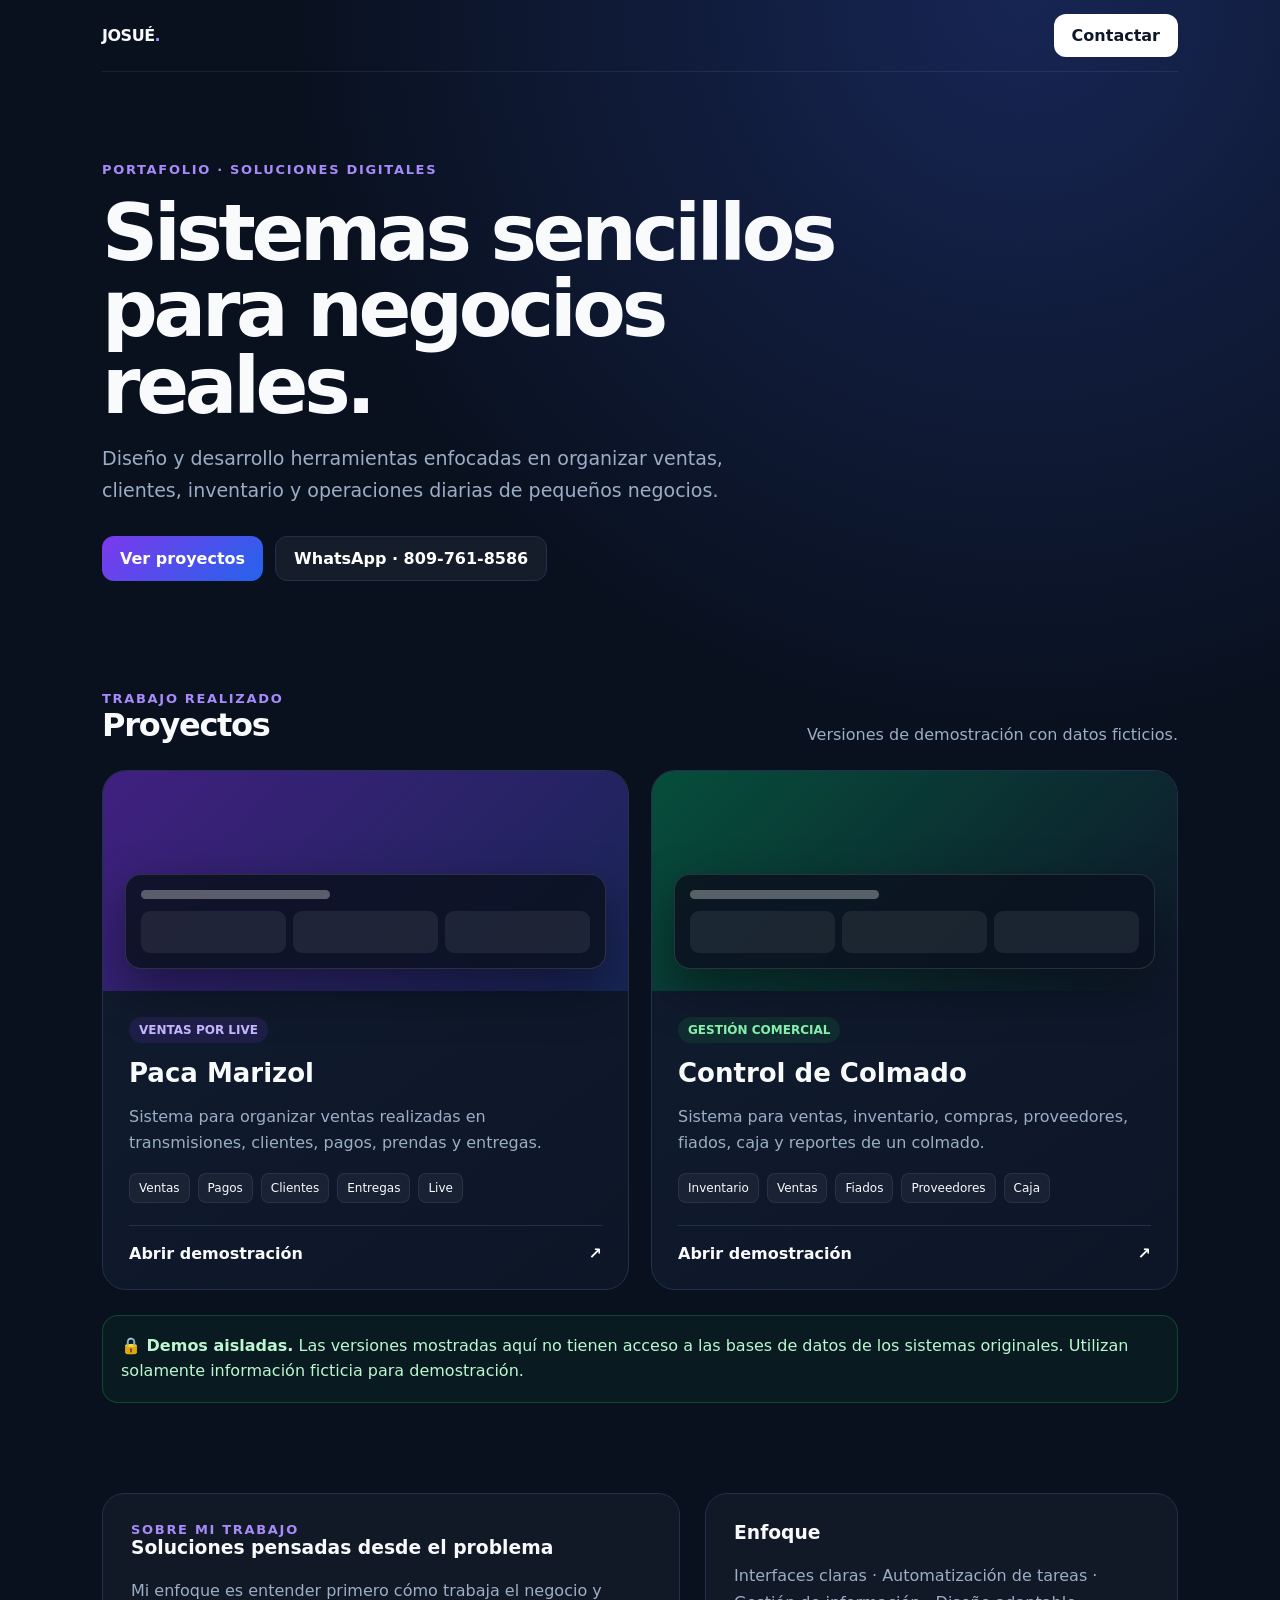
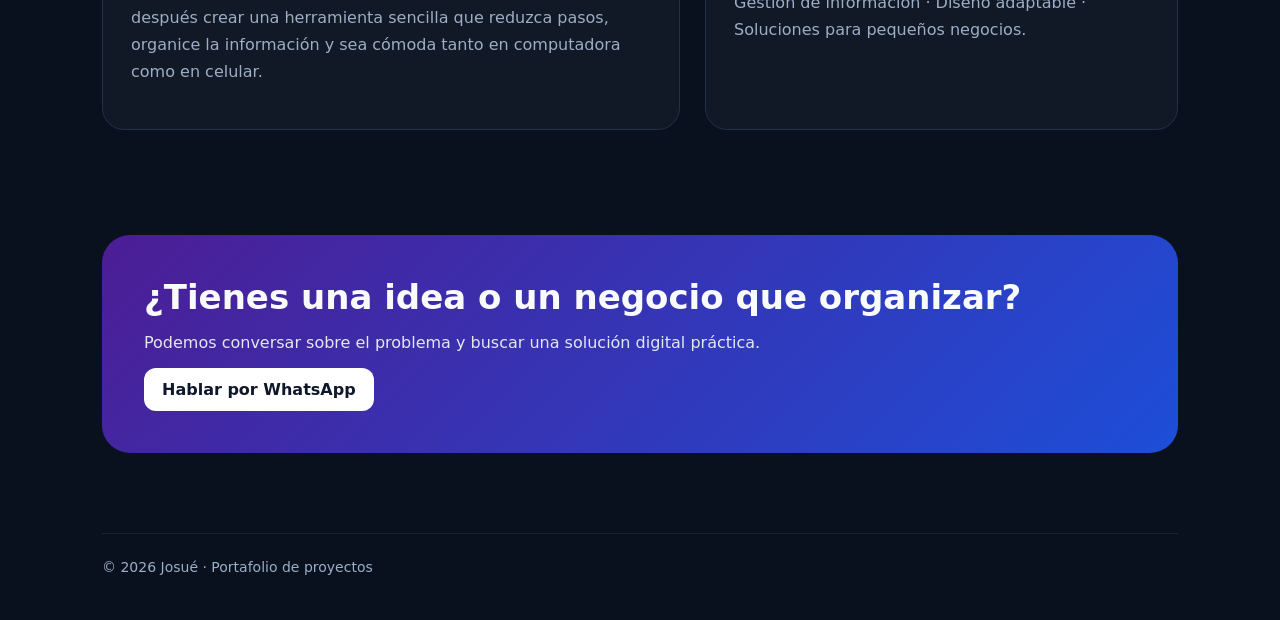
<file: index.html>
<!doctype html>
<html lang="es">
<head>
<meta charset="utf-8">
<meta name="viewport" content="width=device-width,initial-scale=1">
<title>Josué · Portafolio</title>
<meta name="description" content="Portafolio de Josué: soluciones digitales para pequeños negocios.">
<style>
:root{--bg:#09111f;--card:#111c2f;--line:#22304a;--text:#f8fafc;--muted:#9caec5;--accent:#7c3aed;--accent2:#2563eb;--green:#16a34a}*{box-sizing:border-box}html{scroll-behavior:smooth}body{margin:0;font-family:Inter,system-ui,-apple-system,Segoe UI,sans-serif;background:radial-gradient(circle at 80% 0,#172554 0,transparent 30%),var(--bg);color:var(--text)}a{color:inherit;text-decoration:none}.wrap{max-width:1120px;margin:auto;padding:0 22px}.nav{height:72px;display:flex;align-items:center;justify-content:space-between;border-bottom:1px solid #ffffff12}.brand{font-weight:800;letter-spacing:-.03em}.brand span{color:#a78bfa}.nav a.btn,.btn{display:inline-flex;align-items:center;justify-content:center;padding:12px 18px;border-radius:12px;font-weight:700;background:#fff;color:#0f172a}.hero{padding:90px 0 65px}.eyebrow{color:#a78bfa;text-transform:uppercase;font-size:13px;font-weight:800;letter-spacing:.13em}.hero h1{font-size:clamp(42px,7vw,78px);line-height:.98;letter-spacing:-.055em;max-width:850px;margin:18px 0}.hero p{max-width:680px;color:var(--muted);font-size:19px;line-height:1.65}.actions{display:flex;gap:12px;flex-wrap:wrap;margin-top:30px}.btn.primary{background:linear-gradient(135deg,var(--accent),var(--accent2));color:white}.btn.ghost{background:#ffffff0c;color:white;border:1px solid var(--line)}section{padding:45px 0}.section-head{display:flex;justify-content:space-between;align-items:end;gap:20px;margin-bottom:26px}.section-head h2{font-size:32px;margin:0;letter-spacing:-.04em}.section-head p{color:var(--muted);margin:0}.grid{display:grid;grid-template-columns:repeat(2,minmax(0,1fr));gap:22px}.project{background:linear-gradient(145deg,#111c2f,#0c1627);border:1px solid var(--line);border-radius:24px;overflow:hidden}.preview{height:220px;padding:22px;display:flex;align-items:end;background:linear-gradient(135deg,#402080,#172554)}.preview.colmado{background:linear-gradient(135deg,#064e3b,#0f172a)}.mini{width:100%;background:#0b1220dd;border:1px solid #ffffff1f;border-radius:16px;padding:15px;box-shadow:0 20px 50px #0006}.mini-top{height:9px;width:42%;border-radius:99px;background:#ffffff50;margin-bottom:12px}.mini-row{display:grid;grid-template-columns:repeat(3,1fr);gap:7px}.mini-row i{height:42px;border-radius:9px;background:#ffffff12}.project-body{padding:26px}.tag{display:inline-flex;padding:6px 10px;border-radius:99px;background:#7c3aed24;color:#c4b5fd;font-size:12px;font-weight:800}.project h3{font-size:26px;margin:15px 0 8px}.project p{color:var(--muted);line-height:1.6}.features{display:flex;gap:8px;flex-wrap:wrap;margin:18px 0 22px}.features span{font-size:12px;background:#ffffff0c;border:1px solid #ffffff12;padding:7px 9px;border-radius:8px}.project-link{display:flex;align-items:center;justify-content:space-between;font-weight:800;padding-top:18px;border-top:1px solid var(--line)}.safe{margin-top:25px;padding:18px;border:1px solid #16a34a55;background:#16a34a12;border-radius:16px;color:#bbf7d0;line-height:1.55}.about{display:grid;grid-template-columns:1.1fr .9fr;gap:25px}.panel{background:#ffffff08;border:1px solid var(--line);padding:28px;border-radius:22px}.panel h3{margin-top:0}.panel p{color:var(--muted);line-height:1.7}.contact{margin:60px 0 80px;background:linear-gradient(135deg,#4c1d95,#1d4ed8);border-radius:28px;padding:42px}.contact h2{font-size:34px;margin:0 0 10px}.contact p{color:#e2e8f0}.footer{padding:25px 0 45px;color:var(--muted);border-top:1px solid #ffffff12;font-size:14px}@media(max-width:760px){.grid,.about{grid-template-columns:1fr}.hero{padding-top:60px}.section-head{display:block}.section-head p{margin-top:8px}.contact{padding:28px}.nav .btn{display:none}}
</style>
</head>
<body>
<div class="wrap">
<nav class="nav"><div class="brand">JOSUÉ<span>.</span></div><a class="btn" href="https://wa.me/18097618586" target="_blank" rel="noopener">Contactar</a></nav>
<header class="hero"><div class="eyebrow">Portafolio · Soluciones digitales</div><h1>Sistemas sencillos para negocios reales.</h1><p>Diseño y desarrollo herramientas enfocadas en organizar ventas, clientes, inventario y operaciones diarias de pequeños negocios.</p><div class="actions"><a class="btn primary" href="#proyectos">Ver proyectos</a><a class="btn ghost" href="https://wa.me/18097618586" target="_blank" rel="noopener">WhatsApp · 809-761-8586</a></div></header>
<section id="proyectos"><div class="section-head"><div><div class="eyebrow">Trabajo realizado</div><h2>Proyectos</h2></div><p>Versiones de demostración con datos ficticios.</p></div><div class="grid">
<article class="project"><div class="preview"><div class="mini"><div class="mini-top"></div><div class="mini-row"><i></i><i></i><i></i></div></div></div><div class="project-body"><span class="tag">VENTAS POR LIVE</span><h3>Paca Marizol</h3><p>Sistema para organizar ventas realizadas en transmisiones, clientes, pagos, prendas y entregas.</p><div class="features"><span>Ventas</span><span>Pagos</span><span>Clientes</span><span>Entregas</span><span>Live</span></div><a class="project-link" href="/demos/paca-marizol/">Abrir demostración <b>↗</b></a></div></article>
<article class="project"><div class="preview colmado"><div class="mini"><div class="mini-top"></div><div class="mini-row"><i></i><i></i><i></i></div></div></div><div class="project-body"><span class="tag" style="background:#16a34a24;color:#86efac">GESTIÓN COMERCIAL</span><h3>Control de Colmado</h3><p>Sistema para ventas, inventario, compras, proveedores, fiados, caja y reportes de un colmado.</p><div class="features"><span>Inventario</span><span>Ventas</span><span>Fiados</span><span>Proveedores</span><span>Caja</span></div><a class="project-link" href="/demos/control-colmado/">Abrir demostración <b>↗</b></a></div></article>
</div><div class="safe"><strong>🔒 Demos aisladas.</strong> Las versiones mostradas aquí no tienen acceso a las bases de datos de los sistemas originales. Utilizan solamente información ficticia para demostración.</div></section>
<section><div class="about"><div class="panel"><div class="eyebrow">Sobre mi trabajo</div><h3>Soluciones pensadas desde el problema</h3><p>Mi enfoque es entender primero cómo trabaja el negocio y después crear una herramienta sencilla que reduzca pasos, organice la información y sea cómoda tanto en computadora como en celular.</p></div><div class="panel"><h3>Enfoque</h3><p>Interfaces claras · Automatización de tareas · Gestión de información · Diseño adaptable · Soluciones para pequeños negocios.</p></div></div></section>
<div class="contact"><h2>¿Tienes una idea o un negocio que organizar?</h2><p>Podemos conversar sobre el problema y buscar una solución digital práctica.</p><a class="btn" href="https://wa.me/18097618586" target="_blank" rel="noopener">Hablar por WhatsApp</a></div>
<footer class="footer">© 2026 Josué · Portafolio de proyectos</footer>
</div>
</body></html>
</file>
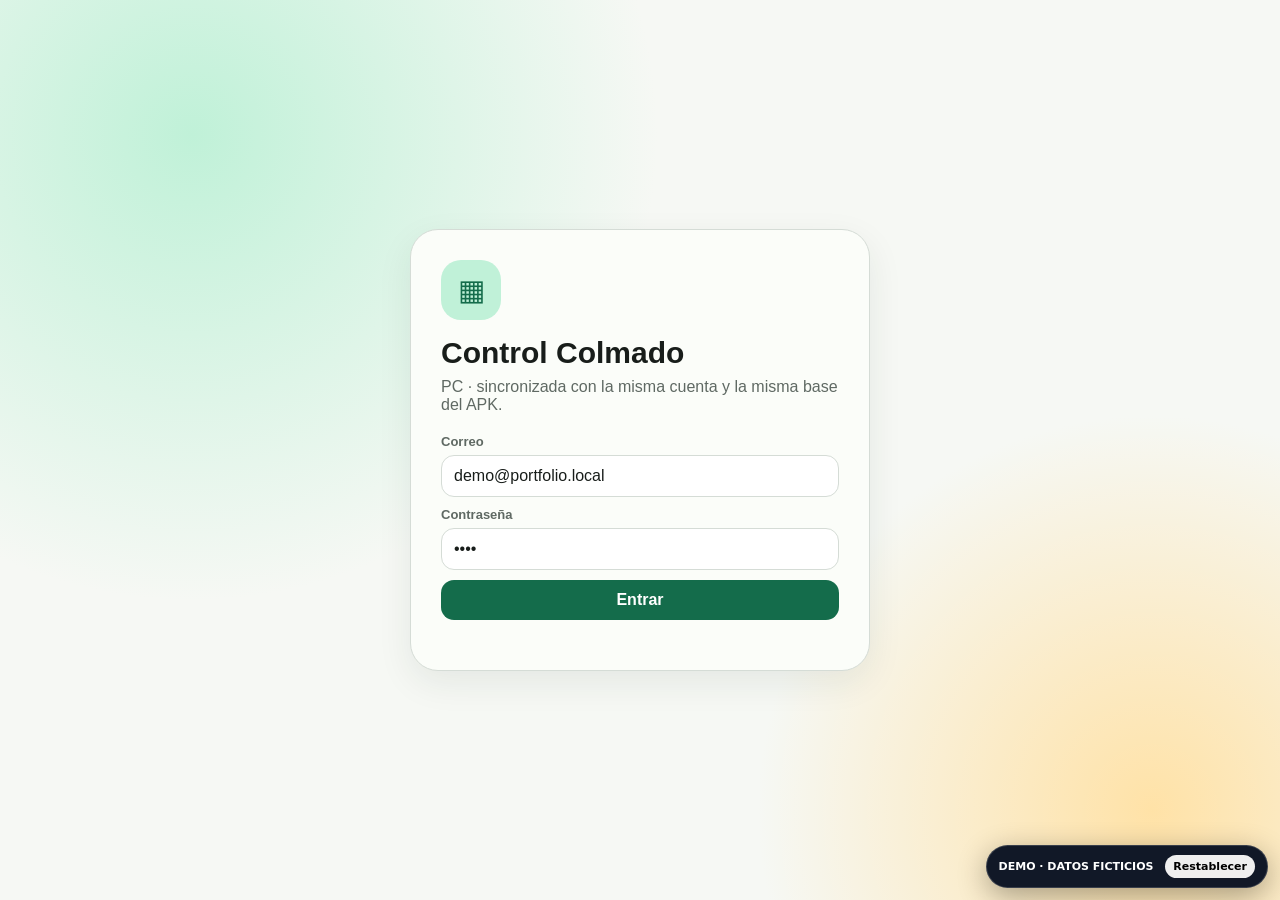
<file: demos/control-colmado/index.html>
<!doctype html>
<html lang="es">
<head><script>window.DEMO_APP='colmado';</script><script src='/demo-supabase.js'></script><link rel='stylesheet' href='app.css'>
<meta charset="utf-8">
<meta name="viewport" content="width=device-width,initial-scale=1">
<title>Control Colmado PC v0.6.0</title>


</head>
<body><div id='portfolioDemoBadge'>DEMO · DATOS FICTICIOS <button onclick='window.__DEMO_LOCAL_DB__?.reset()'>Restablecer</button></div>
<div id="login" class="login">
  <div class="login-card">
    <div class="logo">▦</div>
    <h1>Control Colmado</h1>
    <p class="muted">PC · sincronizada con la misma cuenta y la misma base del APK.</p>
    <div class="field"><label>Correo</label><input id="email" type="email" autocomplete="username"></div>
    <div class="field"><label>Contraseña</label><input id="password" type="password" autocomplete="current-password"></div>
    <button class="btn primary" style="width:100%" onclick="loginUser()">Entrar</button>
    <p id="loginMsg" class="err small"></p>
  </div>
</div>

<div id="app" class="app hidden">
  <aside class="side">
    <div class="brand"><div class="brand-icon">▦</div><div><strong>Control Colmado</strong><span>PC v0.6.0</span></div></div>
    <div class="nav" id="nav">
      <button data-page="inicio" class="active">⌂ Inicio</button>
      <button data-page="ventas">🛒 Ventas</button>
      <button data-page="productos">▣ Productos</button>
      <button data-page="compras">⇩ Compras</button>
      <button data-page="proveedores">◉ Proveedores</button>
      <button data-page="fiados">▤ Fiados</button>
      <button data-page="caja">▰ Caja</button>
      <button data-page="reportes">▥ Reportes</button>
      <button data-page="ajustes">⚙ Ajustes</button>
    </div>
    <div class="side-bottom"><button class="btn danger" onclick="logout()">Cerrar sesión</button></div>
  </aside>

  <main class="main">
    <div class="topbar">
      <div><h2 id="title">Inicio</h2><div id="businessName" class="muted small">Control Colmado</div></div>
      <div class="topbar-right"><span id="sync" class="sync-status"></span><button class="btn secondary" onclick="refreshAll()">↻ Sincronizar</button></div>
    </div>

    <section id="page-inicio" class="active">
      <div class="hero">
        <div><div class="small" style="opacity:.85">PANEL PRINCIPAL</div><h1 id="heroBusiness">Control Colmado</h1><p>Ventas, inventario, fiados y caja sincronizados con tu APK.</p></div>
        <div class="hero-badge"><span class="small">Ventas de hoy</span><b id="heroToday">RD$0.00</b><span class="small">actualizado en tiempo real</span></div>
      </div>
      <div class="grid">
        <div class="metric"><span class="label">Ventas hoy</span><b id="mSalesToday">RD$0.00</b><small id="mSalesCount">0 operaciones</small></div>
        <div class="metric"><span class="label">Fiado pendiente</span><b id="mDebt">RD$0.00</b><small>saldo actual</small></div>
        <div class="metric"><span class="label">Stock bajo</span><b id="mLow">0</b><small>productos por reponer</small></div>
        <div class="metric"><span class="label">Caja</span><b id="mCash">Cerrada</b><small id="mCashSub">abre caja para iniciar</small></div>
      </div>
      <div class="notice" style="margin-top:16px"><b>Inventario por conversiones:</b> arroz puede comprarse por saco y venderse por libra; huevos por cartón y unidad; refrescos por fardo y unidad.</div>
    </section>

    <section id="page-ventas">
      <div class="two">
        <div class="card">
          <div class="section-title"><h3>Productos</h3><span class="pill">Venta rápida</span></div>
          <div class="field"><label>Buscar / lector de código</label><input id="saleSearch" placeholder="Nombre, atajo o código" oninput="renderSaleProducts()" onkeydown="saleScanEnter(event)"></div><div class="sale-viewbar"><span class="muted small">Productos disponibles</span><div class="segmented"><button id="saleViewList" onclick="setSaleLayout('list')">☷ Lista</button><button id="saleViewGrid" onclick="setSaleLayout('grid')">▦ Cuadrícula</button><button id="saleViewAuto" onclick="setSaleLayout('auto')">Auto</button></div></div>
          <div id="saleProducts"></div>
        </div>
        <div class="card">
          <div class="section-title"><h3 id="saleCartTitle">Venta actual</h3><button class="btn ghost" onclick="clearSale()">Limpiar</button></div>
          <div id="cart"></div>
          <div class="total" id="cartTotal">RD$0.00</div>
          <button class="btn primary" style="width:100%" onclick="openCheckout()">Cobrar / Guardar</button>
          <p id="saleMsg" class="small"></p>
        </div>
      </div>
      <div class="card" style="margin-top:16px">
        <div class="section-title"><h3>Historial de ventas</h3><span class="muted small">Puedes editar o anular ventas completadas</span></div>
        <div id="salesHistory"></div>
      </div>
    </section>

    <section id="page-productos">
      <div class="two">
        <div class="card">
          <h3>Registrar producto</h3>
          <div class="modal-grid">
            <div class="field"><label>Nombre</label><input id="pName"></div>
            <div class="field"><label>Atajo</label><input id="pShortcut" placeholder="ARROZ"></div>
            <div class="field"><label>Código de barras</label><input id="pBarcode"></div>
            <div class="field"><label>Unidad base</label><select id="pBaseUnit"><option value="unidad">Unidad</option><option value="libra">Libra</option><option value="onza">Onza</option><option value="kg">Kilogramo</option><option value="gramo">Gramo</option><option value="litro">Litro</option><option value="paquete">Paquete</option><option value="otro">Otro</option></select></div>
            <div class="field"><label>Precio venta por unidad base</label><input id="pSalePrice" type="number" step="0.01"></div>
            <div class="field"><label>Stock inicial</label><input id="pStock" type="number" step="0.001" value="0"></div>
            <div class="field"><label>Stock mínimo</label><input id="pMin" type="number" step="0.001" value="0"></div>
            <div class="field"><label>Costo base (si no hay presentación)</label><input id="pBaseCost" type="number" step="0.01" value="0"></div>
          </div>
          <div class="subtle" style="margin:12px 0">Presentación de compra opcional: Saco 50 lb, Cartón 30 unidades, Fardo 12 unidades...</div>
          <div class="modal-grid">
            <div class="field"><label>Presentación de compra</label><input id="pPurchaseName" placeholder="Saco / Cartón / Fardo"></div>
            <div class="field"><label>Factor a unidad base</label><input id="pFactor" type="number" step="0.001" placeholder="50"></div>
            <div class="field"><label>Costo por presentación</label><input id="pPurchaseCost" type="number" step="0.01"></div>
          </div>
          <button class="btn primary" onclick="createProduct()">Guardar producto</button>
          <p id="productMsg" class="small"></p>
        </div>
        <div class="card">
          <div class="section-title"><h3>Inventario</h3><div class="field" style="margin:0;width:240px"><input id="productSearch" placeholder="Buscar" oninput="renderProducts()"></div></div>
          <div id="productTable"></div>
        </div>
      </div>
    </section>

    <section id="page-compras">
      <div class="two">
        <div class="card">
          <h3>Agregar mercancía</h3>
          <div class="field"><label>Proveedor</label><select id="buySupplier"></select></div>
          <div class="field"><label>Producto</label><select id="buyProduct" onchange="updateBuyUnits()"></select></div>
          <div class="field"><label>Presentación recibida</label><select id="buyUnit" onchange="updateBuyCost()"></select></div>
          <div class="modal-grid">
            <div class="field"><label>Cantidad</label><input id="buyQty" type="number" step="0.001" value="1"></div>
            <div class="field"><label>Costo por presentación</label><input id="buyCost" type="number" step="0.01"></div>
          </div>
          <div id="buyConversion" class="subtle"></div>
          <button class="btn secondary" style="margin-top:10px" onclick="addPurchaseLine()">Agregar a compra</button>
        </div>
        <div class="card">
          <h3>Compra actual</h3>
          <div id="purchaseCart"></div><div class="total" id="purchaseTotal">RD$0.00</div>
          <div class="field"><label>Factura / referencia</label><input id="buyInvoice"></div>
          <div class="field"><label>Monto pagado ahora</label><input id="buyPaid" type="number" step="0.01" placeholder="Déjalo vacío para pagar todo"></div>
          <div class="field"><label>Nota</label><input id="buyNotes"></div>
          <button class="btn primary" style="width:100%" onclick="registerPurchase()">Registrar compra</button>
          <p id="purchaseMsg" class="small"></p>
        </div>
      </div>
      <div class="card" style="margin-top:16px"><div class="section-title"><h3>Compras recientes</h3><span class="muted small">Incluye pendientes a proveedores</span></div><div id="purchaseHistory"></div></div>
    </section>

    <section id="page-proveedores">
      <div class="two">
        <div class="card">
          <h3>Nuevo proveedor</h3>
          <div class="field"><label>Nombre</label><input id="sName"></div><div class="field"><label>Teléfono</label><input id="sPhone"></div><div class="field"><label>Dirección</label><input id="sAddress"></div><div class="field"><label>Nota</label><textarea id="sNotes" rows="2"></textarea></div>
          <button class="btn primary" onclick="createSupplier()">Guardar proveedor</button><p id="supplierMsg" class="small"></p>
        </div>
        <div class="card"><div class="section-title"><h3>Proveedores</h3><span id="supplierDebt" class="pill amber">RD$0.00 pendiente</span></div><div id="supplierTable"></div></div>
      </div>
    </section>

    <section id="page-fiados">
      <div class="two">
        <div class="card">
          <h3>Nuevo cliente</h3>
          <div class="field"><label>Nombre</label><input id="cName"></div><div class="field"><label>Teléfono</label><input id="cPhone"></div><div class="field"><label>Dirección</label><input id="cAddress"></div><div class="field"><label>Límite de crédito (0 = sin límite definido)</label><input id="cLimit" type="number" step="0.01" value="0"></div>
          <button class="btn primary" onclick="createCustomer()">Guardar cliente</button><p id="customerMsg" class="small"></p>
        </div>
        <div class="card"><div class="section-title"><h3>Clientes y saldos</h3><span id="creditTotal" class="pill amber">RD$0.00</span></div><div id="creditTable"></div></div>
      </div>
    </section>

    <section id="page-caja">
      <div class="grid" style="margin-bottom:14px">
        <div class="metric"><span class="label">Estado</span><b id="cashState">Cerrada</b><small id="cashOpenedAt">—</small></div>
        <div class="metric"><span class="label">Estimado</span><b id="cashEstimated">RD$0.00</b><small>según movimientos</small></div>
        <div class="metric"><span class="label">Entradas</span><b id="cashIn">RD$0.00</b><small>desde apertura</small></div>
        <div class="metric"><span class="label">Salidas</span><b id="cashOut">RD$0.00</b><small>desde apertura</small></div>
      </div>
      <div class="two">
        <div class="card"><h3>Acciones de caja</h3><div class="toolbar"><button class="btn primary" id="cashOpenClose" onclick="cashOpenClose()">Abrir caja</button><button class="btn secondary" onclick="cashMovement('entrada')">Registrar ingreso</button><button class="btn amber" onclick="cashMovement('salida')">Registrar gasto</button></div><p id="cashMsg" class="small"></p></div>
        <div class="card"><h3>Movimientos recientes</h3><div id="cashMovements"></div></div>
      </div>
    </section>

    <section id="page-reportes">
      <div class="section-title"><div><h3>Reportes</h3><div class="muted small">Resumen financiero e inventario</div></div></div>
      <div class="range" id="reportRange"><button data-range="today" class="active">Hoy</button><button data-range="7">7 días</button><button data-range="30">30 días</button><button data-range="all">Todo</button></div>
      <div class="grid">
        <div class="metric"><span class="label">Ventas</span><b id="rSales">RD$0.00</b><small id="rSalesCount">0 ventas</small></div>
        <div class="metric"><span class="label">Ganancia bruta</span><b id="rProfit">RD$0.00</b><small>ventas - costo vendido</small></div>
        <div class="metric"><span class="label">Costo vendido</span><b id="rCost">RD$0.00</b><small>costo de mercancía</small></div>
        <div class="metric"><span class="label">Compras</span><b id="rPurchases">RD$0.00</b><small>mercancía recibida</small></div>
        <div class="metric"><span class="label">Fiado pendiente</span><b id="rDebt">RD$0.00</b><small>saldo actual</small></div>
        <div class="metric"><span class="label">A proveedores</span><b id="rSupplierDebt">RD$0.00</b><small>compras pendientes</small></div>
        <div class="metric"><span class="label">Stock bajo</span><b id="rLow">0</b><small>productos en alerta</small></div>
        <div class="metric"><span class="label">Productos</span><b id="rProducts">0</b><small>activos</small></div>
      </div>
    </section>

    <section id="page-ajustes">
      <div class="section-title"><div><h3>Ajustes</h3><div class="muted small">Configuración del negocio y de este equipo</div></div><span class="pill">PC v0.6.0</span></div>
      <div class="settings-shell">
        <div class="settings-menu" id="settingsMenu">
          <button class="active" data-setting="negocio" onclick="settingsTab('negocio')">🏪 Negocio</button>
          <button data-setting="ventas" onclick="settingsTab('ventas')">🛒 Ventas y cobro</button>
          <button data-setting="inventario" onclick="settingsTab('inventario')">📦 Inventario</button>
          <button data-setting="compras" onclick="settingsTab('compras')">🚚 Compras y proveedores</button>
          <button data-setting="fiados" onclick="settingsTab('fiados')">🧾 Clientes y fiados</button>
          <button data-setting="caja" onclick="settingsTab('caja')">💵 Caja</button>
          <button data-setting="recibos" onclick="settingsTab('recibos')">🧾 Recibos</button>
          <button data-setting="scanner" onclick="settingsTab('scanner')">📷 Escáner</button>
          <button data-setting="apariencia" onclick="settingsTab('apariencia')">🎨 Apariencia</button>
          <button data-setting="datos" onclick="settingsTab('datos')">☁ Datos y respaldo</button>
          <button data-setting="cuenta" onclick="settingsTab('cuenta')">🔐 Cuenta</button>
          <button class="danger-tab" data-setting="peligro" onclick="settingsTab('peligro')">⚠ Zona peligrosa</button>
          <button data-setting="acerca" onclick="settingsTab('acerca')">ⓘ Acerca de</button>
        </div>
        <div class="settings-stack">
          <div class="settings-pane active" data-pane="negocio"><div class="card"><h3>Información del negocio</h3><div class="field"><label>Nombre</label><input id="setBusiness"></div><button class="btn primary" onclick="saveBusiness()">Guardar nombre</button><p id="businessMsg" class="small"></p></div></div>
          <div class="settings-pane" data-pane="ventas"><div class="card"><h3>Ventas y cobro</h3><div class="field"><label>Método de pago predeterminado</label><select id="setDefaultPayment"><option value="efectivo">Efectivo</option><option value="transferencia">Transferencia</option><option value="tarjeta">Tarjeta</option></select></div><div class="settings-row"><div><b>Modo venta rápida</b><div class="setting-note">Reduce pasos para productos por unidad.</div></div><input id="setQuickSale" type="checkbox"></div><div class="settings-row"><div><b>Exigir caja abierta para efectivo</b><div class="setting-note">Bloquea cobros en efectivo si la caja está cerrada.</div></div><input id="setRequireCash" type="checkbox"></div><div class="settings-row"><div><b>Confirmar antes de anular</b></div><input id="setConfirmVoid" type="checkbox"></div><button class="btn primary" onclick="saveSettings()">Guardar ventas</button></div></div>
          <div class="settings-pane" data-pane="inventario"><div class="card"><h3>Inventario</h3><div class="settings-row"><div><b>Permitir stock negativo</b></div><input id="setNegative" type="checkbox"></div><div class="settings-row"><div><b>Alertas de stock bajo</b></div><input id="setLowAlerts" type="checkbox"></div><div class="settings-row"><div><b>Exigir motivo al ajustar stock</b></div><input id="setStockReason" type="checkbox"></div><div class="settings-row"><div><b>Mostrar productos agotados</b></div><input id="setShowOut" type="checkbox"></div><div class="field"><label>Actualizar costo al comprar</label><select id="setCostMethod"><option value="last_cost">Último costo</option><option value="weighted_average">Costo promedio</option><option value="manual">No actualizar automáticamente</option></select></div><button class="btn primary" onclick="saveSettings()">Guardar inventario</button></div></div>
          <div class="settings-pane" data-pane="compras"><div class="card"><h3>Compras y proveedores</h3><div class="settings-row"><div><b>Exigir proveedor</b><div class="setting-note">Impide registrar compras sin proveedor.</div></div><input id="setRequireSupplier" type="checkbox"></div><div class="settings-row"><div><b>Permitir compras parciales</b><div class="setting-note">Permite dejar saldo pendiente al proveedor.</div></div><input id="setPartialPurchases" type="checkbox"></div><button class="btn primary" onclick="saveSettings()">Guardar compras</button></div></div>
          <div class="settings-pane" data-pane="fiados"><div class="card"><h3>Clientes y fiados</h3><div class="field"><label>Límite de crédito predeterminado</label><input id="setDefaultCredit" type="number" min="0" step="0.01"><div class="setting-note">0 = sin límite definido. Los límites individuales siempre se respetan.</div></div><button class="btn primary" onclick="saveSettings()">Guardar fiados</button></div></div>
          <div class="settings-pane" data-pane="caja"><div class="card"><h3>Caja</h3><p class="muted">La apertura, ingresos, gastos y cierre se realizan en la sección Caja.</p><div class="settings-row"><div><b>Exigir caja abierta para efectivo</b></div><input id="setRequireCash2" type="checkbox" onchange="document.getElementById('setRequireCash').checked=this.checked"></div><button class="btn primary" onclick="saveSettings()">Guardar caja</button></div></div>
          <div class="settings-pane" data-pane="recibos"><div class="card"><h3>Contenido del recibo</h3><div class="settings-row"><div><b>Mostrar cliente</b></div><input id="setReceiptCustomer" type="checkbox"></div><div class="settings-row"><div><b>Mostrar forma de pago</b></div><input id="setReceiptPayment" type="checkbox"></div><div class="settings-row"><div><b>Mostrar unidades y conversiones</b></div><input id="setReceiptUnits" type="checkbox"></div><div class="field"><label>Mensaje al final</label><input id="setReceiptFooter" placeholder="Gracias por su compra"></div><button class="btn primary" onclick="saveSettings()">Guardar recibo</button></div></div>
          <div class="settings-pane" data-pane="scanner"><div class="card"><h3>Escáner</h3><div class="settings-row"><div><b>Sonido al leer código</b></div><input id="setScannerSound" type="checkbox"></div><div class="settings-row"><div><b>Vibración</b><div class="setting-note">Solo si el dispositivo/navegador lo soporta.</div></div><input id="setScannerVibration" type="checkbox"></div><div class="subtle">Un lector USB/Bluetooth puede usarse directamente: enfoca el buscador de Venta y escanea.</div><button class="btn primary" onclick="saveSettings()">Guardar escáner</button></div></div>
          <div class="settings-pane" data-pane="apariencia"><div class="card"><h3>Apariencia de esta PC</h3><div class="field"><label>Tema</label><select id="pcTheme" onchange="saveLocalUi()"><option value="system">Según sistema</option><option value="light">Claro</option><option value="dark">Oscuro</option></select></div><div class="field"><label>Diseño de productos en Venta</label><select id="pcSaleLayout" onchange="saveLocalUi();renderSaleProducts()"><option value="auto">Automático</option><option value="list">Lista</option><option value="grid">Cuadrícula</option></select></div><div class="settings-row"><div><b>Modo compacto</b><div class="setting-note">Reduce espacios y filas en pantallas grandes.</div></div><input id="pcCompact" type="checkbox" onchange="saveLocalUi()"></div><p class="muted small">Estos ajustes son solo de esta PC; no cambian el tema del celular.</p></div></div>
          <div class="settings-pane" data-pane="datos"><div class="card"><h3>Sincronización y respaldo</h3><p class="muted">PC, móvil y tablet usan la misma base.</p><div class="backup-summary"><div><b id="bkProducts">0</b>productos</div><div><b id="bkSales">0</b>ventas</div><div><b id="bkCustomers">0</b>clientes</div><div><b id="bkSuppliers">0</b>proveedores</div></div><div class="actions"><button class="btn primary" onclick="refreshAll()">↻ Sincronizar</button><button class="btn secondary" onclick="exportBackup()">⬇ Respaldo JSON</button><button class="btn secondary" onclick="exportInventoryCsv()">CSV inventario</button><button class="btn secondary" onclick="exportSalesCsv()">CSV ventas</button></div></div></div>
          <div class="settings-pane" data-pane="cuenta"><div class="card"><h3>Cuenta</h3><p id="accountEmail" class="muted"></p><button class="btn danger" onclick="logout()">Cerrar sesión</button></div></div>
          <div class="settings-pane" data-pane="peligro"><div class="card danger-card"><h3>⚠ Zona peligrosa</h3><p>Estas acciones afectan inmediatamente la APK y la PC porque comparten la misma base.</p><p class="muted small">Recomendación: descarga un respaldo antes de continuar.</p><button class="btn amber" onclick="openResetDialog('transactions')">Borrar movimientos y empezar de cero</button><button class="btn danger" onclick="openResetDialog('all')">Restablecer negocio completamente</button></div></div>
          <div class="settings-pane" data-pane="acerca"><div class="card"><h3>Control Colmado</h3><p><b>Versión PC 0.6.0</b></p><p class="muted">Sistema privado de ventas, inventario, compras, proveedores, fiados y caja, sincronizado con Android.</p></div></div>
          <p id="settingsMsg" class="small"></p>
        </div>
      </div>
    </section>
  </main>
</div>

<div id="modalRoot"></div>
<script src='app.js'></script>
</body>
</html>
</file>
<file: demos/control-colmado/app.css>
#portfolioDemoBadge{position:fixed;right:12px;bottom:12px;z-index:999999;background:#111827;color:#fff;border:1px solid #ffffff2b;border-radius:999px;padding:9px 12px;font:700 11px system-ui;box-shadow:0 8px 30px #0005}#portfolioDemoBadge button{margin-left:8px;border:0;border-radius:999px;padding:5px 8px;cursor:pointer}

:root{
  --primary:#146c4b;--primary-2:#0d5439;--primary-soft:#c0f1d8;--on-primary:#fff;
  --secondary:#8a5d00;--secondary-soft:#ffe2a7;--tertiary:#216a78;
  --bg:#f6f8f4;--surface:#fbfdf9;--surface-2:#eef2ed;--text:#181d1a;--muted:#5f6963;
  --line:#d5dcd6;--danger:#ba1a1a;--danger-soft:#ffdad6;--shadow:0 12px 35px rgba(22,50,37,.08);
  font-family:Inter,Segoe UI,Roboto,Arial,sans-serif;color:var(--text);background:var(--bg)
}
*{box-sizing:border-box}body{margin:0;background:var(--bg);color:var(--text)}button,input,select,textarea{font:inherit}
button{cursor:pointer}.hidden{display:none!important}.muted{color:var(--muted)}.small{font-size:13px}.ok{color:#08733f}.err{color:var(--danger);white-space:pre-wrap}
.login{min-height:100vh;display:grid;place-items:center;padding:24px;background:radial-gradient(circle at 15% 15%,#c0f1d8 0,transparent 35%),radial-gradient(circle at 90% 90%,#ffe2a7 0,transparent 28%),var(--bg)}
.login-card{width:min(460px,100%);background:var(--surface);border:1px solid var(--line);border-radius:28px;padding:30px;box-shadow:var(--shadow)}
.logo{width:60px;height:60px;border-radius:20px;display:grid;place-items:center;background:var(--primary-soft);color:var(--primary);font-size:29px;margin-bottom:16px}
h1,h2,h3{margin:0}.login-card h1{font-size:30px}.login-card p{margin:8px 0 20px}.field{display:grid;gap:6px;margin:10px 0}.field label{font-size:13px;font-weight:700;color:var(--muted)}
input,select,textarea{width:100%;border:1px solid var(--line);background:#fff;border-radius:13px;padding:11px 12px;outline:none;color:var(--text)}
input:focus,select:focus,textarea:focus{border-color:var(--primary);box-shadow:0 0 0 3px rgba(20,108,75,.12)}
.btn{border:0;border-radius:13px;padding:11px 15px;font-weight:700;transition:.16s}.btn:hover{transform:translateY(-1px)}
.primary{background:var(--primary);color:#fff}.secondary{background:var(--primary-soft);color:var(--primary-2)}.amber{background:var(--secondary-soft);color:#5d3e00}.ghost{background:transparent;color:var(--primary)}.danger{background:var(--danger-soft);color:var(--danger)}
.app{display:grid;grid-template-columns:250px minmax(0,1fr);min-height:100vh}.side{position:sticky;top:0;height:100vh;padding:20px 14px;background:#0f3f2d;color:#fff;display:flex;flex-direction:column}
.brand{display:flex;align-items:center;gap:11px;padding:8px 10px 22px}.brand-icon{width:42px;height:42px;background:#c0f1d8;color:#0f583c;border-radius:14px;display:grid;place-items:center;font-size:22px}.brand strong{font-size:19px;display:block}.brand span{color:#bde1cd;font-size:12px}
.nav{display:grid;gap:5px}.nav button{border:0;background:transparent;color:#d4e5dc;text-align:left;padding:11px 12px;border-radius:12px;font-weight:650}.nav button:hover,.nav button.active{background:#ffffff1b;color:#fff}.nav button.active{box-shadow:inset 3px 0 #ffd27a}
.side-bottom{margin-top:auto}.side-bottom button{width:100%}.main{min-width:0;padding:0 26px 36px}.topbar{position:sticky;top:0;z-index:10;background:rgba(246,248,244,.9);backdrop-filter:blur(12px);display:flex;align-items:center;justify-content:space-between;padding:18px 0 14px;border-bottom:1px solid rgba(213,220,214,.75);margin-bottom:22px}
.topbar h2{font-size:24px}.topbar-right{display:flex;align-items:center;gap:9px;flex-wrap:wrap}.sync-status{font-size:12px;color:var(--muted)}
section{display:none}section.active{display:block}.hero{background:linear-gradient(135deg,#0f6546,#167453);color:#fff;border-radius:24px;padding:24px;display:flex;justify-content:space-between;align-items:center;gap:20px;box-shadow:var(--shadow);margin-bottom:18px}.hero h1{font-size:30px}.hero p{margin:7px 0 0;color:#d8f3e6}.hero-badge{background:#ffffff1f;border:1px solid #ffffff2b;border-radius:18px;padding:15px 18px;text-align:center;min-width:160px}.hero-badge b{font-size:26px;display:block}
.grid{display:grid;grid-template-columns:repeat(4,minmax(150px,1fr));gap:14px}.metric,.card{background:var(--surface);border:1px solid var(--line);border-radius:20px;box-shadow:0 5px 22px rgba(22,50,37,.05)}.metric{padding:17px}.metric .label{font-size:13px;color:var(--muted);font-weight:700}.metric b{display:block;font-size:25px;margin:7px 0 4px}.metric small{color:var(--muted)}
.card{padding:18px}.card h3{font-size:18px;margin-bottom:12px}.two{display:grid;grid-template-columns:minmax(0,1.2fr) minmax(320px,.8fr);gap:16px}.three{display:grid;grid-template-columns:repeat(3,1fr);gap:14px}.toolbar{display:flex;align-items:end;gap:8px;flex-wrap:wrap}.toolbar .field{margin:0;min-width:150px}.toolbar-grow{flex:1;min-width:220px}
.table-wrap{overflow:auto;border:1px solid var(--line);border-radius:14px}table{width:100%;border-collapse:collapse;background:#fff}th,td{padding:11px 12px;border-bottom:1px solid #edf0ed;text-align:left;vertical-align:top}th{font-size:11px;text-transform:uppercase;letter-spacing:.05em;color:var(--muted);background:#f7faf7;position:sticky;top:0}tr:last-child td{border-bottom:0}.pill{display:inline-block;border-radius:99px;padding:4px 9px;background:var(--surface-2);font-size:12px;font-weight:700}.pill.green{background:#d6f5e4;color:#0b6641}.pill.amber{background:#fff0c9;color:#795100}.pill.red{background:#ffdedb;color:#a41313}
.product-row{display:grid;grid-template-columns:minmax(180px,1fr) 170px 110px auto;gap:8px;align-items:center;padding:10px 0;border-bottom:1px solid #edf0ed}.product-row:last-child{border-bottom:0}.product-title{font-weight:750}.cartline{display:flex;justify-content:space-between;align-items:center;gap:10px;padding:10px 0;border-bottom:1px solid #edf0ed}.cartline:last-child{border-bottom:0}.cartline .right{display:flex;align-items:center;gap:8px}.total{font-size:28px;font-weight:850;margin:14px 0}.subtle{background:var(--surface-2);border-radius:14px;padding:11px 12px;color:var(--muted);font-size:13px}.notice{background:#fff4d8;border:1px solid #f2d186;border-radius:14px;padding:11px 12px;color:#624700}.actions{display:flex;gap:6px;flex-wrap:wrap}.icon-btn{border:0;background:var(--surface-2);width:34px;height:34px;border-radius:10px}.range{display:flex;gap:7px;flex-wrap:wrap;margin-bottom:14px}.range button{border:1px solid var(--line);background:#fff;border-radius:12px;padding:8px 13px}.range button.active{background:var(--primary-soft);border-color:#9cdbbb;color:var(--primary-2);font-weight:800}
.modal-backdrop{position:fixed;inset:0;background:rgba(0,0,0,.35);z-index:100;display:grid;place-items:center;padding:20px}.modal{width:min(650px,100%);max-height:90vh;overflow:auto;background:var(--surface);border-radius:22px;padding:20px;box-shadow:0 20px 70px rgba(0,0,0,.25)}.modal h3{margin-bottom:12px}.modal-grid{display:grid;grid-template-columns:1fr 1fr;gap:10px}.modal-actions{display:flex;justify-content:flex-end;gap:8px;margin-top:16px}.section-title{display:flex;align-items:center;justify-content:space-between;gap:12px;margin-bottom:14px}.section-title h3{font-size:21px}.empty{padding:20px;color:var(--muted);text-align:center}
@media(max-width:1100px){.grid{grid-template-columns:repeat(2,1fr)}.two{grid-template-columns:1fr}.three{grid-template-columns:1fr 1fr}}
@media(max-width:820px){.app{grid-template-columns:1fr}.side{position:static;height:auto}.brand{padding-bottom:10px}.nav{display:flex;overflow:auto;padding-bottom:4px}.nav button{white-space:nowrap}.side-bottom{display:none}.main{padding:0 14px 28px}.topbar{top:0}.hero{align-items:flex-start;flex-direction:column}.hero-badge{width:100%}.grid,.three{grid-template-columns:1fr 1fr}.product-row{grid-template-columns:1fr 130px}.product-row input,.product-row select{grid-row:2}.modal-grid{grid-template-columns:1fr}}
@media(max-width:520px){.grid,.three{grid-template-columns:1fr}.topbar{align-items:flex-start;gap:10px;flex-direction:column}.product-row{grid-template-columns:1fr}.product-row input,.product-row select{grid-row:auto}}

/* v0.6 adaptive POS */
.settings-shell{display:grid;grid-template-columns:260px minmax(0,1fr);gap:16px;align-items:start}.settings-menu{position:sticky;top:88px;background:var(--surface);border:1px solid var(--line);border-radius:20px;padding:10px;box-shadow:0 5px 22px rgba(22,50,37,.05)}.settings-menu button{width:100%;border:0;background:transparent;text-align:left;padding:11px 12px;border-radius:12px;color:var(--text);font-weight:700}.settings-menu button:hover,.settings-menu button.active{background:var(--primary-soft);color:var(--primary-2)}.settings-menu button.danger-tab{color:var(--danger)}.settings-pane{display:none}.settings-pane.active{display:block}.settings-stack{display:grid;gap:14px}.settings-row{display:flex;justify-content:space-between;gap:16px;align-items:center;padding:9px 0;border-bottom:1px solid var(--line)}.settings-row:last-child{border-bottom:0}.settings-row input[type=checkbox]{width:auto;transform:scale(1.15)}.danger-card{border-color:#efb8b2;background:#fff8f7}.danger-card h3{color:var(--danger)}.danger-card .btn{margin-right:8px;margin-top:6px}.segmented{display:flex;gap:6px;flex-wrap:wrap}.segmented button{border:1px solid var(--line);background:var(--surface);padding:8px 12px;border-radius:999px}.segmented button.active{background:var(--primary-soft);color:var(--primary-2);border-color:#9cdbbb;font-weight:800}.sale-viewbar{display:flex;justify-content:space-between;align-items:center;gap:8px;margin-bottom:10px}.sale-product-grid{display:grid;grid-template-columns:repeat(auto-fill,minmax(190px,1fr));gap:10px}.sale-card{border:1px solid var(--line);border-radius:16px;background:#fff;padding:12px;display:grid;gap:8px;min-height:165px}.sale-card .product-title{font-size:15px}.sale-card .sale-card-actions{display:grid;grid-template-columns:1fr 78px;gap:7px}.sale-card .btn{grid-column:1/-1}.pc-dark{--bg:#101411;--surface:#171c18;--surface-2:#222923;--text:#e2e9e3;--muted:#aeb8b1;--line:#39443c;--primary-soft:#154e38;--primary-2:#bde7d1;--secondary-soft:#5f430a;--danger-soft:#5b211f}.pc-dark input,.pc-dark select,.pc-dark textarea,.pc-dark table,.pc-dark .range button,.pc-dark .sale-card{background:#171c18;color:var(--text)}.pc-dark th{background:#202721}.pc-dark .topbar{background:rgba(16,20,17,.9)}.pc-compact .card{padding:13px}.pc-compact th,.pc-compact td{padding:8px 9px}.pc-compact .product-row{padding:7px 0}.pc-compact .metric{padding:13px}.setting-note{font-size:12px;color:var(--muted);margin-top:4px}.backup-summary{display:grid;grid-template-columns:repeat(4,1fr);gap:8px;margin:10px 0}.backup-summary div{background:var(--surface-2);border-radius:12px;padding:10px;text-align:center}.backup-summary b{display:block;font-size:18px}
@media(max-width:980px){.settings-shell{grid-template-columns:1fr}.settings-menu{position:static;display:flex;overflow:auto;gap:5px}.settings-menu button{width:auto;white-space:nowrap}.sale-product-grid{grid-template-columns:repeat(auto-fill,minmax(160px,1fr))}}
@media(max-width:600px){.backup-summary{grid-template-columns:1fr 1fr}.sale-product-grid{grid-template-columns:1fr 1fr}.settings-row{align-items:flex-start}.settings-row>div:first-child{max-width:72%}}
</file>
